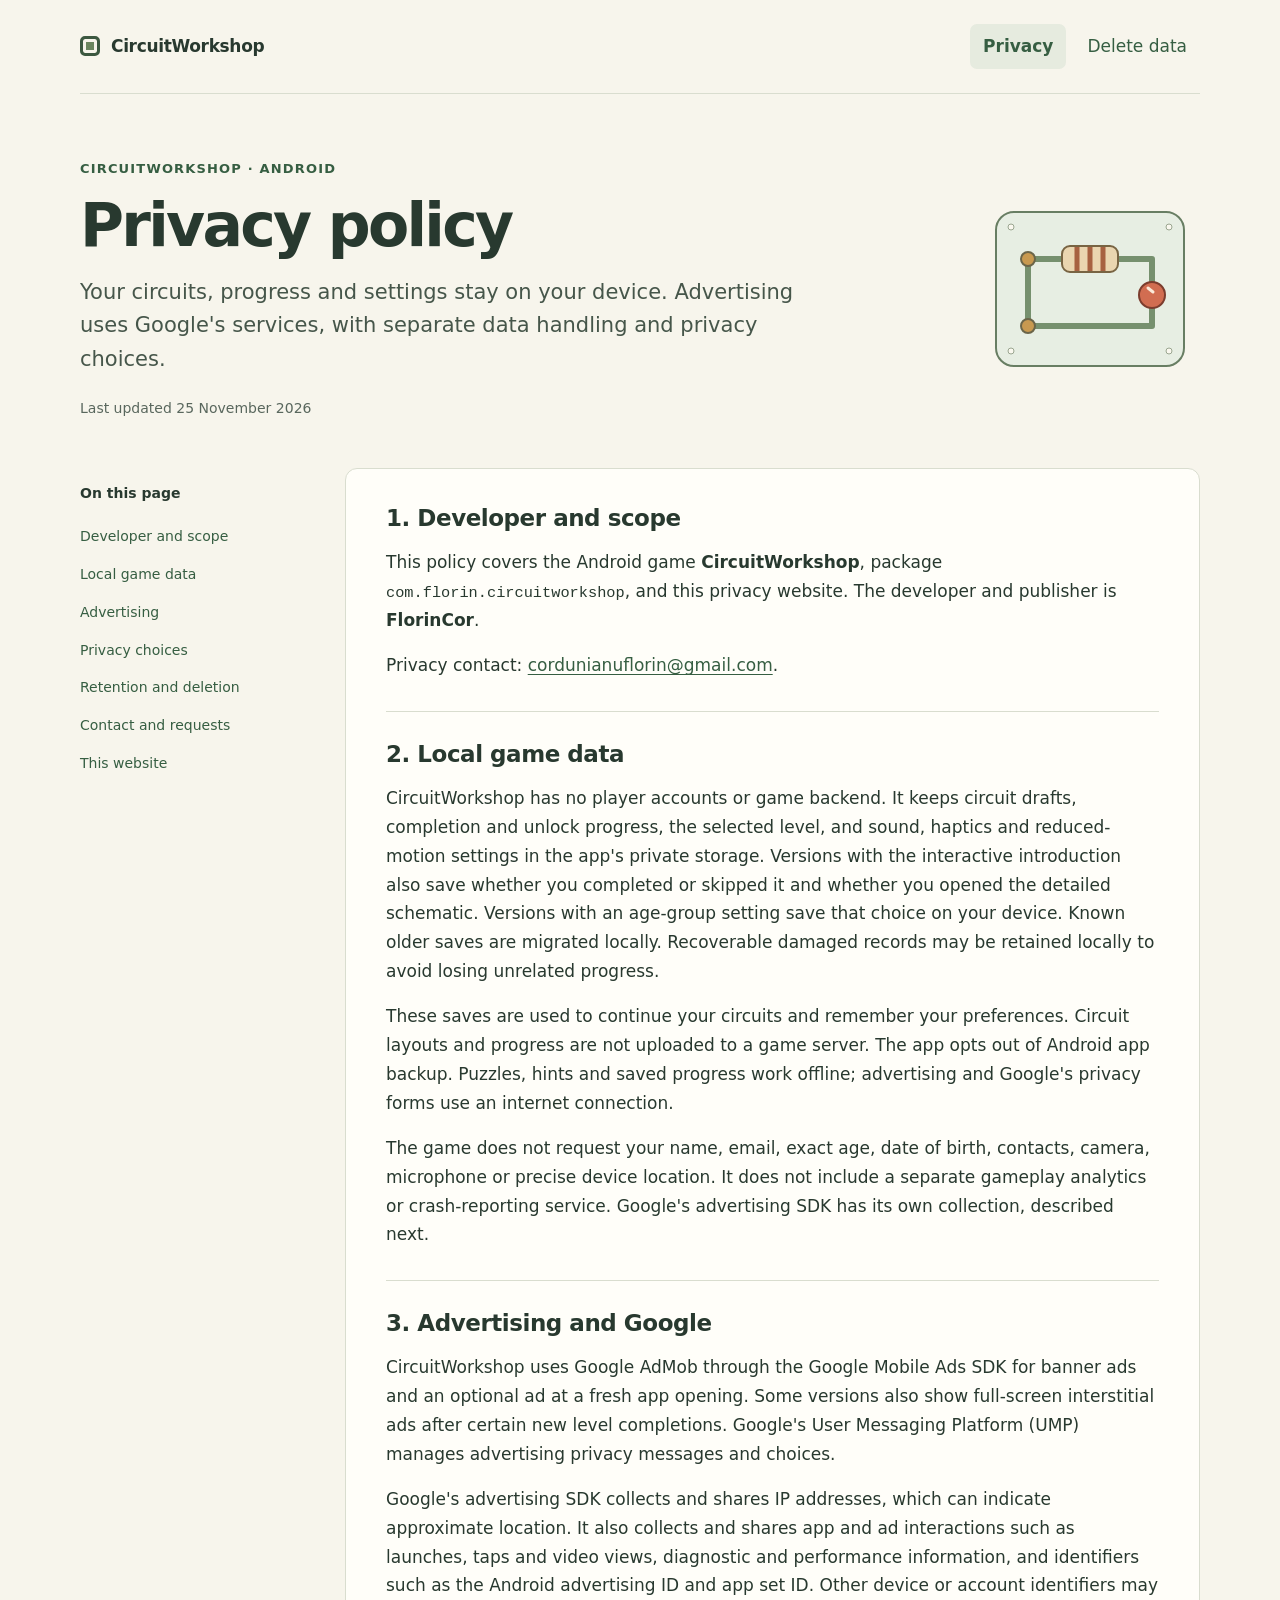
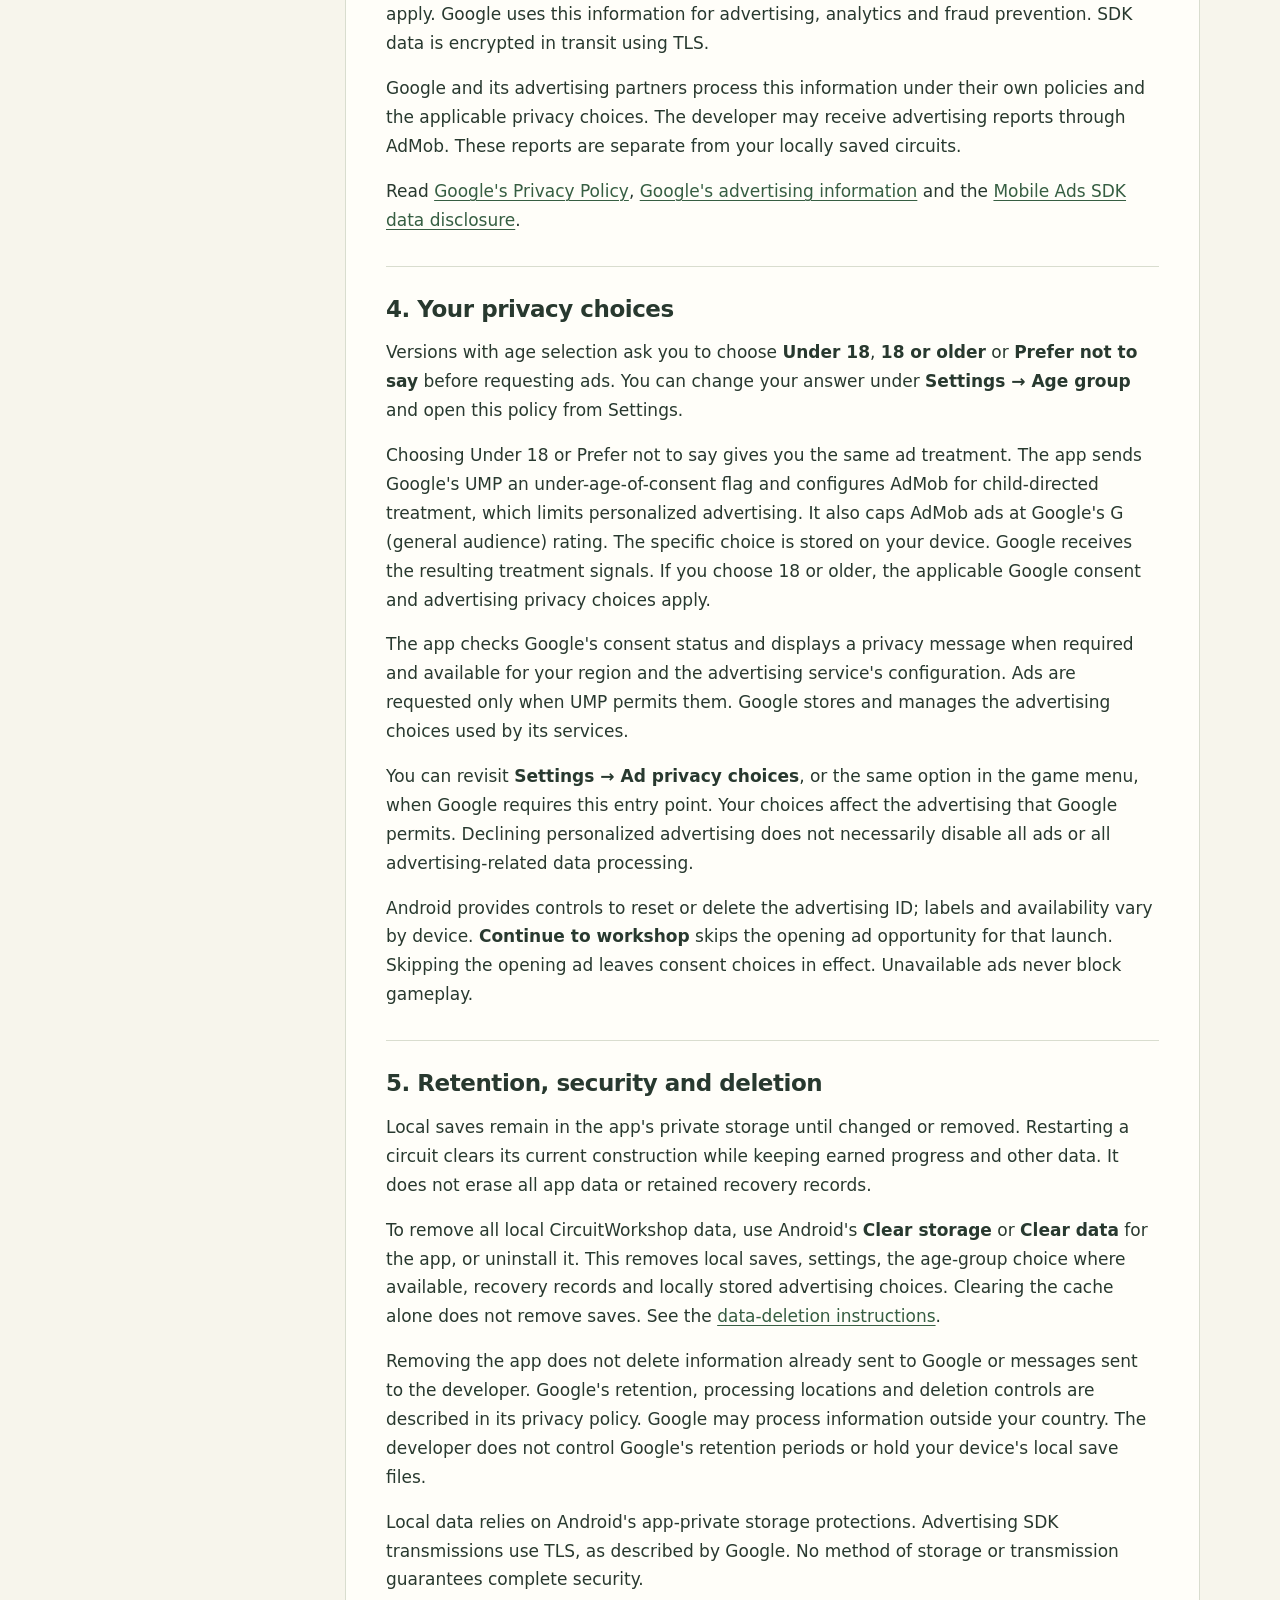
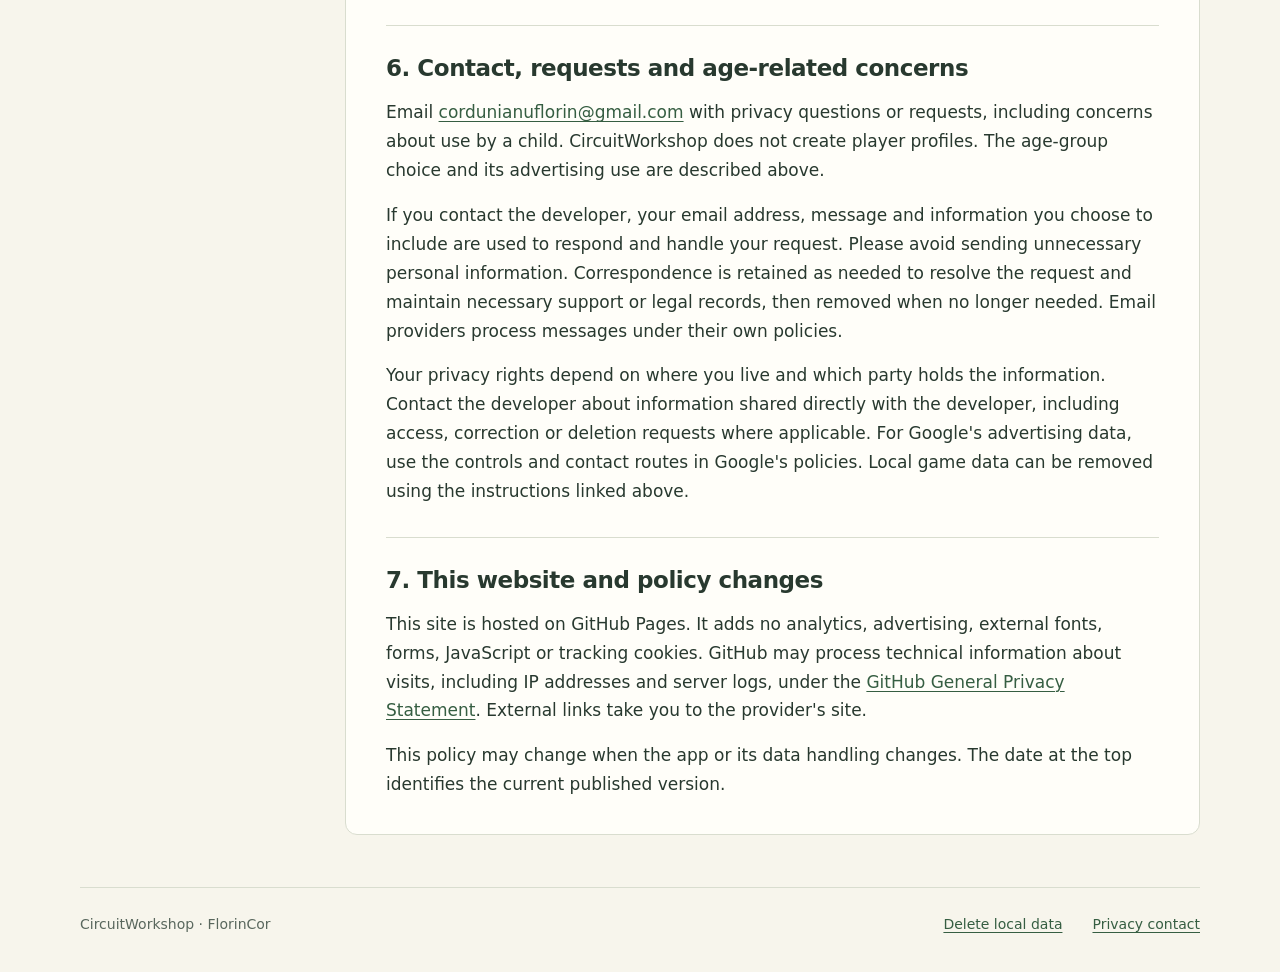
<file: index.html>
<!doctype html>
<html lang="en">
<head>
  <meta charset="utf-8">
  <meta name="viewport" content="width=device-width, initial-scale=1">
  <meta name="color-scheme" content="light">
  <meta name="description" content="CircuitWorkshop privacy policy: local game saves, Google advertising, privacy choices, and developer contact.">
  <title>CircuitWorkshop · Privacy policy</title>
  <link rel="canonical" href="https://florincor.github.io/circuitworkshop-privacy/">
  <link rel="stylesheet" href="styles.css">
</head>
<body>
  <a class="skip-link" href="#main">Skip to policy</a>
  <header class="page-width site-header">
    <a class="brand" href="./"><span class="brand-mark" aria-hidden="true"></span>CircuitWorkshop</a>
    <nav aria-label="Privacy pages"><a href="./" aria-current="page">Privacy</a><a href="data-deletion.html">Delete data</a></nav>
  </header>
  <main id="main" class="page-width">
    <section class="hero" aria-labelledby="page-title">
      <div>
        <p class="eyebrow">CircuitWorkshop · Android</p>
        <h1 id="page-title">Privacy policy</h1>
        <p class="intro">Your circuits, progress and settings stay on your device. Advertising uses Google's services, with separate data handling and privacy choices.</p>
        <p class="updated">Last updated <time datetime="2026-11-25">25 November 2026</time></p>
      </div>
      <svg class="circuit-art" viewBox="0 0 220 190" fill="none" aria-hidden="true">
        <rect x="16" y="18" width="188" height="154" rx="18" fill="#e7eee3" stroke="#687e63" stroke-width="2"/>
        <g stroke="#76906e" stroke-width="6" stroke-linecap="round" stroke-linejoin="round">
          <path d="M48 65h34m56 0h34v67H48V65"/>
        </g>
        <rect x="82" y="52" width="56" height="26" rx="8" fill="#ead5b0" stroke="#786443" stroke-width="2"/>
        <path d="M97 53v24m13-24v24m13-24v24" stroke="#a76141" stroke-width="5"/>
        <circle cx="172" cy="101" r="13" fill="#d16d51" stroke="#7b3d2e" stroke-width="2"/>
        <path d="M168 94l5 4" stroke="#fbead9" stroke-width="3" stroke-linecap="round"/>
        <g fill="#c89950" stroke="#6b6549" stroke-width="2"><circle cx="48" cy="65" r="7"/><circle cx="48" cy="132" r="7"/></g>
        <g fill="#faf8ef" stroke="#9aa690"><circle cx="31" cy="33" r="3"/><circle cx="189" cy="33" r="3"/><circle cx="31" cy="157" r="3"/><circle cx="189" cy="157" r="3"/></g>
      </svg>
    </section>
    <div class="policy-layout">
      <aside class="contents" aria-label="On this page">
        <p>On this page</p>
        <ol>
          <li><a href="#developer">Developer and scope</a></li>
          <li><a href="#local-data">Local game data</a></li>
          <li><a href="#advertising">Advertising</a></li>
          <li><a href="#choices">Privacy choices</a></li>
          <li><a href="#retention">Retention and deletion</a></li>
          <li><a href="#contact">Contact and requests</a></li>
          <li><a href="#website">This website</a></li>
        </ol>
      </aside>
      <article class="policy-card" aria-label="Full privacy policy">
        <section id="developer">
          <h2>1. Developer and scope</h2>
          <p>This policy covers the Android game <strong>CircuitWorkshop</strong>, package <code>com.florin.circuitworkshop</code>, and this privacy website. The developer and publisher is <strong>FlorinCor</strong>.</p>
          <p>Privacy contact: <a href="mailto:cordunianuflorin@gmail.com">cordunianuflorin@gmail.com</a>.</p>
        </section>
        <section id="local-data">
          <h2>2. Local game data</h2>
          <p>CircuitWorkshop has no player accounts or game backend. It keeps circuit drafts, completion and unlock progress, the selected level, and sound, haptics and reduced-motion settings in the app's private storage. Versions with the interactive introduction also save whether you completed or skipped it and whether you opened the detailed schematic. Versions with an age-group setting save that choice on your device. Known older saves are migrated locally. Recoverable damaged records may be retained locally to avoid losing unrelated progress.</p>
          <p>These saves are used to continue your circuits and remember your preferences. Circuit layouts and progress are not uploaded to a game server. The app opts out of Android app backup. Puzzles, hints and saved progress work offline; advertising and Google's privacy forms use an internet connection.</p>
          <p>The game does not request your name, email, exact age, date of birth, contacts, camera, microphone or precise device location. It does not include a separate gameplay analytics or crash-reporting service. Google's advertising SDK has its own collection, described next.</p>
        </section>
        <section id="advertising">
          <h2>3. Advertising and Google</h2>
          <p>CircuitWorkshop uses Google AdMob through the Google Mobile Ads SDK for banner ads and an optional ad at a fresh app opening. Some versions also show full-screen interstitial ads after certain new level completions. Google's User Messaging Platform (UMP) manages advertising privacy messages and choices.</p>
          <p>Google's advertising SDK collects and shares IP addresses, which can indicate approximate location. It also collects and shares app and ad interactions such as launches, taps and video views, diagnostic and performance information, and identifiers such as the Android advertising ID and app set ID. Other device or account identifiers may apply. Google uses this information for advertising, analytics and fraud prevention. SDK data is encrypted in transit using TLS.</p>
          <p>Google and its advertising partners process this information under their own policies and the applicable privacy choices. The developer may receive advertising reports through AdMob. These reports are separate from your locally saved circuits.</p>
          <p>Read <a href="https://policies.google.com/privacy">Google's Privacy Policy</a>, <a href="https://policies.google.com/technologies/ads">Google's advertising information</a> and the <a href="https://developers.google.com/admob/android/privacy/play-data-disclosure">Mobile Ads SDK data disclosure</a>.</p>
        </section>
        <section id="choices">
          <h2>4. Your privacy choices</h2>
          <p>Versions with age selection ask you to choose <strong>Under 18</strong>, <strong>18 or older</strong> or <strong>Prefer not to say</strong> before requesting ads. You can change your answer under <strong>Settings → Age group</strong> and open this policy from Settings.</p>
          <p>Choosing Under 18 or Prefer not to say gives you the same ad treatment. The app sends Google's UMP an under-age-of-consent flag and configures AdMob for child-directed treatment, which limits personalized advertising. It also caps AdMob ads at Google's G (general audience) rating. The specific choice is stored on your device. Google receives the resulting treatment signals. If you choose 18 or older, the applicable Google consent and advertising privacy choices apply.</p>
          <p>The app checks Google's consent status and displays a privacy message when required and available for your region and the advertising service's configuration. Ads are requested only when UMP permits them. Google stores and manages the advertising choices used by its services.</p>
          <p>You can revisit <strong>Settings → Ad privacy choices</strong>, or the same option in the game menu, when Google requires this entry point. Your choices affect the advertising that Google permits. Declining personalized advertising does not necessarily disable all ads or all advertising-related data processing.</p>
          <p>Android provides controls to reset or delete the advertising ID; labels and availability vary by device. <strong>Continue to workshop</strong> skips the opening ad opportunity for that launch. Skipping the opening ad leaves consent choices in effect. Unavailable ads never block gameplay.</p>
        </section>
        <section id="retention">
          <h2>5. Retention, security and deletion</h2>
          <p>Local saves remain in the app's private storage until changed or removed. Restarting a circuit clears its current construction while keeping earned progress and other data. It does not erase all app data or retained recovery records.</p>
          <p>To remove all local CircuitWorkshop data, use Android's <strong>Clear storage</strong> or <strong>Clear data</strong> for the app, or uninstall it. This removes local saves, settings, the age-group choice where available, recovery records and locally stored advertising choices. Clearing the cache alone does not remove saves. See the <a href="data-deletion.html">data-deletion instructions</a>.</p>
          <p>Removing the app does not delete information already sent to Google or messages sent to the developer. Google's retention, processing locations and deletion controls are described in its privacy policy. Google may process information outside your country. The developer does not control Google's retention periods or hold your device's local save files.</p>
          <p>Local data relies on Android's app-private storage protections. Advertising SDK transmissions use TLS, as described by Google. No method of storage or transmission guarantees complete security.</p>
        </section>
        <section id="contact">
          <h2>6. Contact, requests and age-related concerns</h2>
          <p>Email <a href="mailto:cordunianuflorin@gmail.com">cordunianuflorin@gmail.com</a> with privacy questions or requests, including concerns about use by a child. CircuitWorkshop does not create player profiles. The age-group choice and its advertising use are described above.</p>
          <p>If you contact the developer, your email address, message and information you choose to include are used to respond and handle your request. Please avoid sending unnecessary personal information. Correspondence is retained as needed to resolve the request and maintain necessary support or legal records, then removed when no longer needed. Email providers process messages under their own policies.</p>
          <p>Your privacy rights depend on where you live and which party holds the information. Contact the developer about information shared directly with the developer, including access, correction or deletion requests where applicable. For Google's advertising data, use the controls and contact routes in Google's policies. Local game data can be removed using the instructions linked above.</p>
        </section>
        <section id="website">
          <h2>7. This website and policy changes</h2>
          <p>This site is hosted on GitHub Pages. It adds no analytics, advertising, external fonts, forms, JavaScript or tracking cookies. GitHub may process technical information about visits, including IP addresses and server logs, under the <a href="https://docs.github.com/en/site-policy/privacy-policies/github-general-privacy-statement">GitHub General Privacy Statement</a>. External links take you to the provider's site.</p>
          <p>This policy may change when the app or its data handling changes. The date at the top identifies the current published version.</p>
        </section>
      </article>
    </div>
  </main>
  <footer class="page-width site-footer"><span>CircuitWorkshop · FlorinCor</span><a href="data-deletion.html">Delete local data</a><a href="mailto:cordunianuflorin@gmail.com">Privacy contact</a></footer>
</body>
</html>
</file>
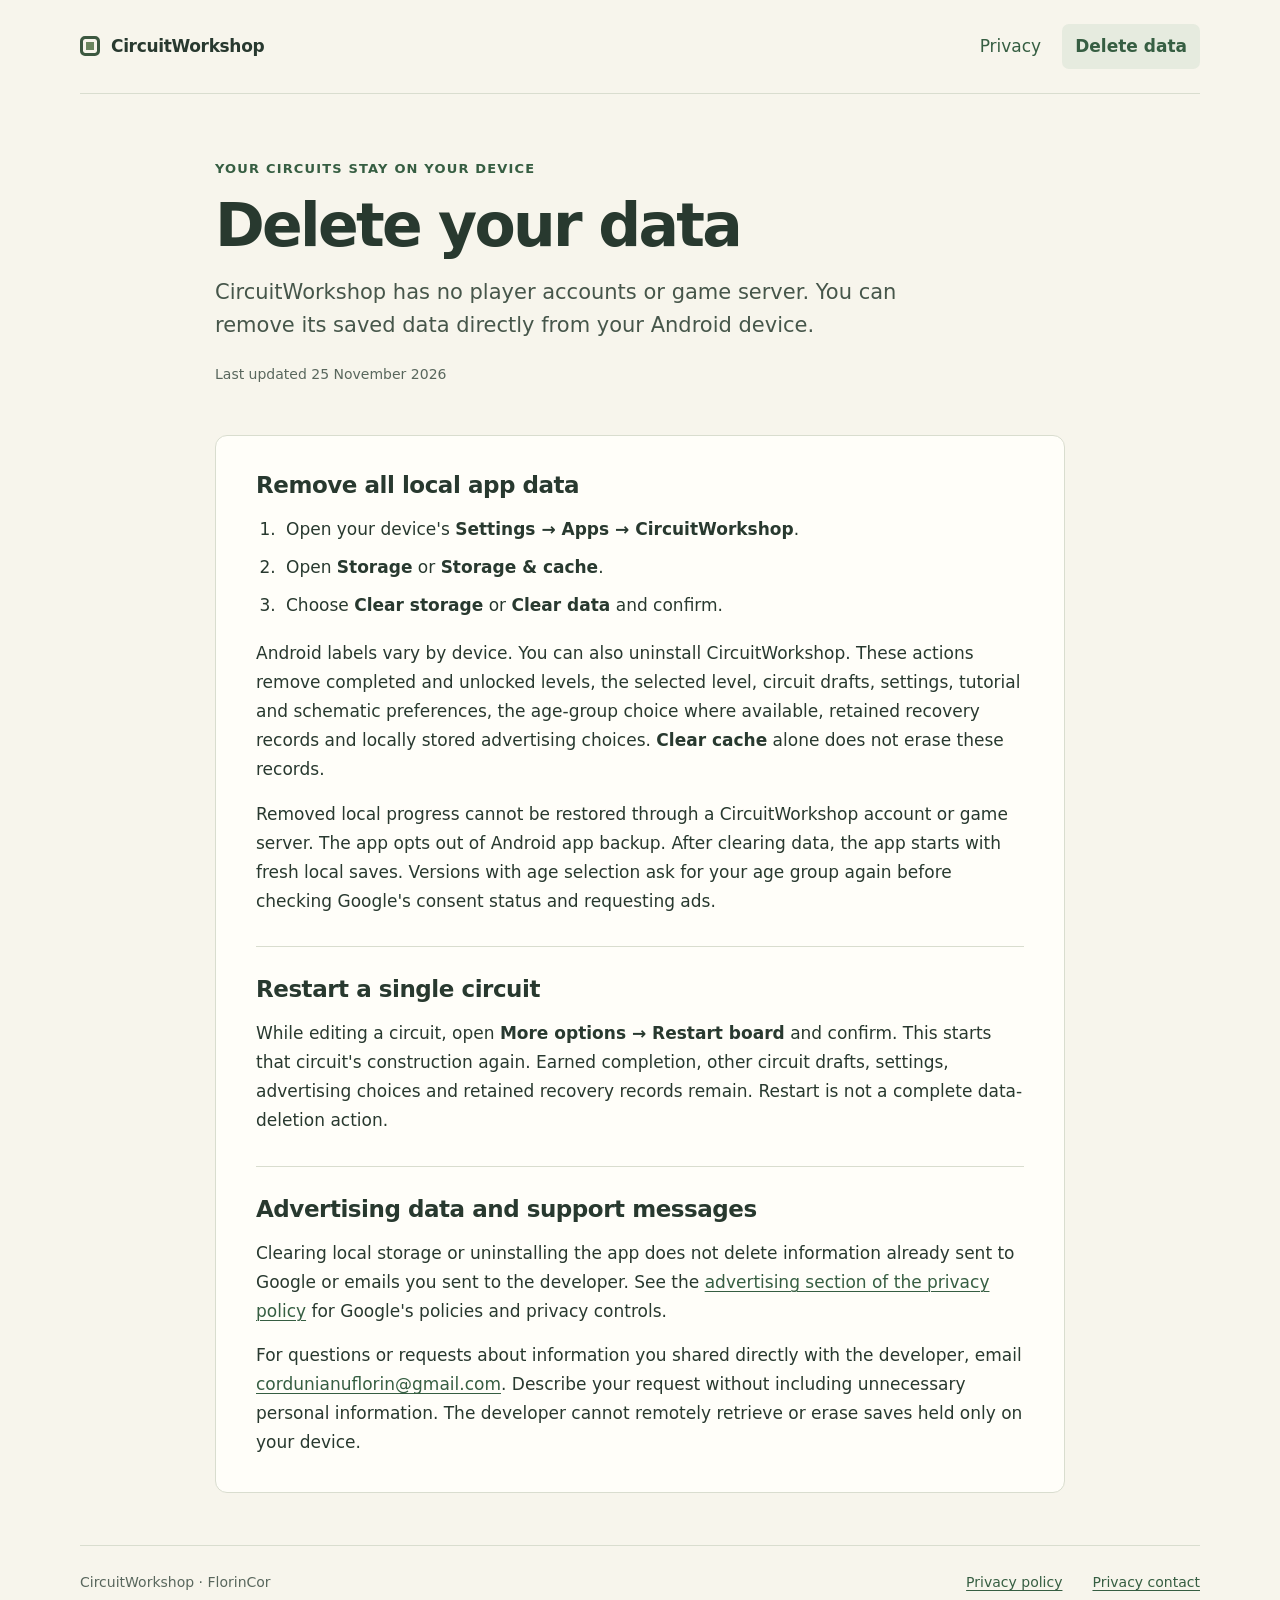
<file: data-deletion.html>
<!doctype html>
<html lang="en">
<head>
  <meta charset="utf-8">
  <meta name="viewport" content="width=device-width, initial-scale=1">
  <meta name="color-scheme" content="light">
  <meta name="description" content="How to remove CircuitWorkshop's locally saved circuits, progress, settings and advertising choices from an Android device.">
  <title>CircuitWorkshop · Delete data</title>
  <link rel="canonical" href="https://florincor.github.io/circuitworkshop-privacy/data-deletion.html">
  <link rel="stylesheet" href="styles.css">
</head>
<body>
  <a class="skip-link" href="#main">Skip to instructions</a>
  <header class="page-width site-header">
    <a class="brand" href="./"><span class="brand-mark" aria-hidden="true"></span>CircuitWorkshop</a>
    <nav aria-label="Privacy pages"><a href="./">Privacy</a><a href="data-deletion.html" aria-current="page">Delete data</a></nav>
  </header>
  <main id="main" class="page-width narrow-page">
    <section class="hero" aria-labelledby="page-title">
      <div>
        <p class="eyebrow">Your circuits stay on your device</p>
        <h1 id="page-title">Delete your data</h1>
        <p class="intro">CircuitWorkshop has no player accounts or game server. You can remove its saved data directly from your Android device.</p>
        <p class="updated">Last updated <time datetime="2026-11-25">25 November 2026</time></p>
      </div>
    </section>
    <article class="policy-card" aria-label="Data-deletion instructions">
      <section>
        <h2>Remove all local app data</h2>
        <ol class="steps">
          <li>Open your device's <strong>Settings → Apps → CircuitWorkshop</strong>.</li>
          <li>Open <strong>Storage</strong> or <strong>Storage &amp; cache</strong>.</li>
          <li>Choose <strong>Clear storage</strong> or <strong>Clear data</strong> and confirm.</li>
        </ol>
        <p>Android labels vary by device. You can also uninstall CircuitWorkshop. These actions remove completed and unlocked levels, the selected level, circuit drafts, settings, tutorial and schematic preferences, the age-group choice where available, retained recovery records and locally stored advertising choices. <strong>Clear cache</strong> alone does not erase these records.</p>
        <p>Removed local progress cannot be restored through a CircuitWorkshop account or game server. The app opts out of Android app backup. After clearing data, the app starts with fresh local saves. Versions with age selection ask for your age group again before checking Google's consent status and requesting ads.</p>
      </section>
      <section>
        <h2>Restart a single circuit</h2>
        <p>While editing a circuit, open <strong>More options → Restart board</strong> and confirm. This starts that circuit's construction again. Earned completion, other circuit drafts, settings, advertising choices and retained recovery records remain. Restart is not a complete data-deletion action.</p>
      </section>
      <section>
        <h2>Advertising data and support messages</h2>
        <p>Clearing local storage or uninstalling the app does not delete information already sent to Google or emails you sent to the developer. See the <a href="./#advertising">advertising section of the privacy policy</a> for Google's policies and privacy controls.</p>
        <p>For questions or requests about information you shared directly with the developer, email <a href="mailto:cordunianuflorin@gmail.com">cordunianuflorin@gmail.com</a>. Describe your request without including unnecessary personal information. The developer cannot remotely retrieve or erase saves held only on your device.</p>
      </section>
    </article>
  </main>
  <footer class="page-width site-footer"><span>CircuitWorkshop · FlorinCor</span><a href="./">Privacy policy</a><a href="mailto:cordunianuflorin@gmail.com">Privacy contact</a></footer>
</body>
</html>
</file>
<file: styles.css>
:root { color-scheme: light; --paper: #f7f5ec; --ink: #28392f; --muted: #59675d; --accent: #365e42; --line: #d9ddcf; }
* { box-sizing: border-box; }
html { scroll-padding-top: 1.5rem; }
body { margin: 0; background: var(--paper); color: var(--ink); font-family: system-ui, -apple-system, BlinkMacSystemFont, "Segoe UI", sans-serif; font-size: 17px; line-height: 1.7; }
a { color: var(--accent); text-underline-offset: .18em; text-decoration-thickness: 1px; overflow-wrap: anywhere; }
a:hover { text-decoration-thickness: 2px; }
a:focus-visible { outline: 3px solid #a86636; outline-offset: 5px; border-radius: 3px; }
.page-width { width: min(1120px, calc(100% - 64px)); margin-inline: auto; }
.site-header { display: flex; align-items: center; justify-content: space-between; gap: 20px; min-height: 94px; border-bottom: 1px solid var(--line); }
.brand { display: inline-flex; align-items: center; gap: 11px; color: var(--ink); text-decoration: none; font-weight: 700; letter-spacing: -.02em; }
.brand-mark { width: 20px; height: 20px; background: #6b865f; border: 3px solid #3c5840; border-radius: 5px; box-shadow: inset 0 0 0 3px var(--paper); flex: 0 0 auto; }
nav { display: flex; gap: 8px; }
nav a { display: inline-flex; align-items: center; min-height: 44px; padding: 8px 13px; text-decoration: none; border-radius: 7px; }
nav a[aria-current="page"] { background: #e6ebdf; font-weight: 650; }
.hero { display: flex; align-items: center; justify-content: space-between; gap: 45px; padding-block: 64px 48px; }
.hero > div { max-width: 740px; }
.eyebrow { margin: 0 0 13px; color: var(--accent); font-size: 13px; font-weight: 700; letter-spacing: .09em; text-transform: uppercase; }
h1 { margin: 0 0 18px; font-size: clamp(36px, 5vw, 60px); line-height: 1.08; letter-spacing: -.045em; font-weight: 680; }
.intro { margin: 0; color: #46564a; font-size: clamp(18px, 2.2vw, 21px); line-height: 1.6; }
.updated { margin: 20px 0 0; color: var(--muted); font-size: 14px; }
.circuit-art { width: 220px; height: 190px; flex: 0 0 auto; }
.policy-layout { display: grid; grid-template-columns: 230px minmax(0, 1fr); align-items: start; gap: 35px; }
.contents { padding-top: 14px; font-size: 14px; }
.contents p { margin: 0 0 12px; font-weight: 700; }
.contents ol { list-style: none; padding: 0; margin: 0; }
.contents a { display: block; padding-block: 7px; text-decoration: none; }
.contents a:hover { text-decoration: underline; }
.policy-card { min-width: 0; padding: 35px 40px; border: 1px solid var(--line); border-radius: 12px; background: #fffef9; }
.policy-card section + section { margin-top: 31px; padding-top: 28px; border-top: 1px solid var(--line); }
h2 { margin: 0 0 14px; font-size: 23px; line-height: 1.3; font-weight: 650; letter-spacing: -.02em; }
p { margin: 0 0 16px; }
section > p:last-child { margin-bottom: 0; }
code { font-size: .9em; overflow-wrap: anywhere; }
strong { font-weight: 650; }
.steps { margin: 0 0 20px; padding-left: 25px; }
.steps li { padding-left: 5px; margin-block: 9px; }
.narrow-page { max-width: 850px; }
.site-footer { display: flex; flex-wrap: wrap; gap: 14px 30px; margin-top: 52px; padding-block: 25px 35px; border-top: 1px solid var(--line); color: var(--muted); font-size: 14px; }
.site-footer span { margin-right: auto; }
.skip-link { position: absolute; left: 16px; top: -90px; padding: 12px 16px; background: #fffef9; z-index: 1; border: 1px solid var(--accent); border-radius: 6px; }
.skip-link:focus { top: 16px; }
@media (max-width: 850px) {
  .policy-layout { grid-template-columns: 1fr; gap: 23px; }
  .contents { padding-top: 0; }
  .contents ol { display: flex; flex-wrap: wrap; gap: 0 20px; }
  .circuit-art { width: 170px; height: auto; }
}
@media (max-width: 560px) {
  .page-width { width: calc(100% - 36px); }
  .site-header { align-items: flex-start; flex-direction: column; justify-content: center; gap: 8px; padding-block: 16px; }
  nav { margin-left: -10px; }
  .hero { padding-block: 38px 28px; gap: 0; }
  .circuit-art { display: none; }
  .policy-card { padding: 25px 21px; border-radius: 9px; }
  h2 { font-size: 21px; }
  .contents ol { gap: 0 16px; }
  .site-footer { margin-top: 34px; gap: 10px 20px; }
  .site-footer span { flex-basis: 100%; }
}
</file>
